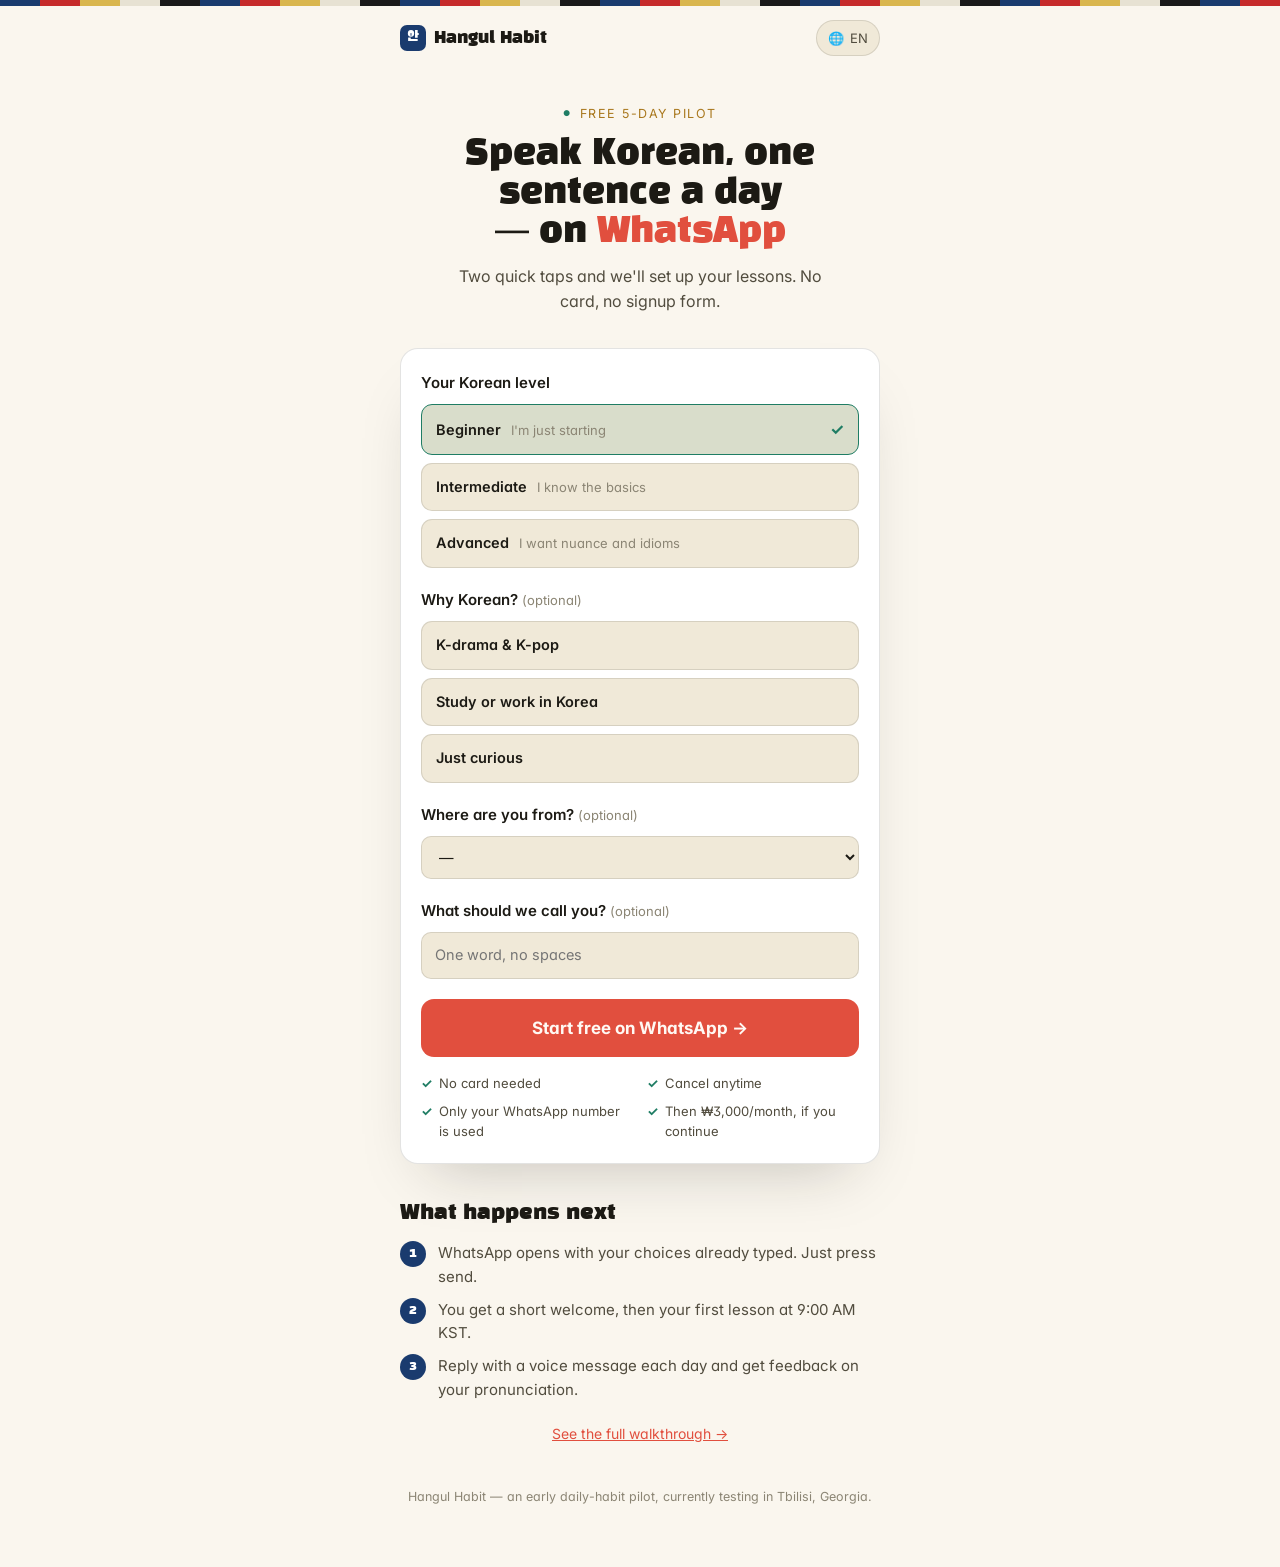
<file: start.html>
<!doctype html>
<html lang="en">
<head>
<meta charset="UTF-8">
<meta name="viewport" content="width=device-width, initial-scale=1">
<meta name="robots" content="noindex, follow">
<link rel="canonical" href="https://hangulhabit.github.io/">
<meta property="og:type" content="website">
<meta property="og:site_name" content="Hangul Habit">
<meta property="og:title" content="Start your free 5-day Korean pilot">
<meta property="og:description" content="One Korean sentence a day on WhatsApp, with feedback on your pronunciation. Free for 5 days, no card.">
<meta property="og:image" content="https://hangulhabit.github.io/og-image.png">
<meta name="twitter:card" content="summary_large_image">
<title>Start Free Pilot</title>
<meta name="description" id="metaDescription" content="One Korean sentence a day on WhatsApp, with feedback on your pronunciation. Free for 5 days, no card.">
<link rel="stylesheet" href="https://fonts.googleapis.com/css2?family=Black+Han+Sans&family=Inter:wght@400;500;600;700;800&family=Noto+Sans+Georgian:wght@400;600;700&display=swap">

<link rel="stylesheet" href="assets/site.css"><style>
  :root {
    --bg: #12172a; --bg-raised: #1a2140; --bg-inset: #0d1120;
    --ink: #f3ede1; --ink-dim: #b9c0d6; --ink-faint: #7c85a3;
    --coral: #ff6b5b; --jade: #2fa88a; --gold: #d4a94a;
    --line: rgba(243, 237, 225, 0.12);
    --shadow: 0 30px 60px -25px rgba(0,0,0,0.6);
  }
  @media (prefers-color-scheme: light) {
    :root:not([data-theme="dark"]) {
      --bg: #faf6ee; --bg-raised: #ffffff; --bg-inset: #f0e9d8;
      --ink: #1c1a14; --ink-dim: #514c3e; --ink-faint: #8b8574;
      --coral: #e14f3e; --jade: #1f7d64; --gold: #a9781e;
      --line: rgba(28, 26, 20, 0.12);
      --shadow: 0 30px 60px -30px rgba(28,26,20,0.25);
    }
  }
  :root[data-theme="light"] {
    --bg: #faf6ee; --bg-raised: #ffffff; --bg-inset: #f0e9d8;
    --ink: #1c1a14; --ink-dim: #514c3e; --ink-faint: #8b8574;
    --coral: #e14f3e; --jade: #1f7d64; --gold: #a9781e;
    --line: rgba(28, 26, 20, 0.12);
    --shadow: 0 30px 60px -30px rgba(28,26,20,0.25);
  }
  * { box-sizing: border-box; }
  body { margin: 0; background: var(--bg); color: var(--ink); font-family: "Inter", "Noto Sans Georgian", system-ui, sans-serif; line-height: 1.55; }
  .kr { font-family: "Black Han Sans", "Inter", sans-serif; }
  a { color: inherit; }
  .wrap { max-width: 520px; margin: 0 auto; padding: 0 20px; }
  .obang-strip { height: 6px; background: repeating-linear-gradient(90deg, #1a3b6e 0 40px, #c62b2b 40px 80px, #d9b64e 80px 120px, #e7e2d3 120px 160px, #1a1a1a 160px 200px); }

  .bar { display: flex; align-items: center; justify-content: space-between; max-width: 520px; margin: 0 auto; padding: 14px 20px; }
  .brand { font-family: "Black Han Sans", sans-serif; font-size: 16px; text-decoration: none; display: flex; align-items: center; gap: 8px; }
  .brand::before { content: "안"; display: inline-flex; align-items: center; justify-content: center; width: 26px; height: 26px; border-radius: 7px; background: #1a3b6e; color: #fff; font-size: 14px; }
  .lang-switch { position: relative; }
  .lang-switch button { display: flex; align-items: center; gap: 6px; background: var(--bg-inset); border: 1px solid var(--line); color: var(--ink-dim); font: inherit; font-size: 13px; padding: 7px 11px; border-radius: 999px; cursor: pointer; }
  .lang-switch .menu { display: none; position: absolute; top: calc(100% + 8px); right: 0; z-index: 20; background: var(--bg-raised); border: 1px solid var(--line); border-radius: 12px; box-shadow: var(--shadow); min-width: 160px; overflow: hidden; padding: 6px; }
  .lang-switch.open .menu { display: block; }
  .lang-switch .menu button { all: unset; box-sizing: border-box; display: flex; width: 100%; align-items: center; gap: 8px; padding: 9px 10px; border-radius: 8px; font-size: 13.5px; color: var(--ink-dim); cursor: pointer; }
  .lang-switch .menu button:hover { background: var(--bg-inset); color: var(--ink); }

  .hero { padding: 28px 0 8px; text-align: center; }
  .eyebrow { display: inline-flex; align-items: center; gap: 8px; font-size: 12.5px; letter-spacing: 0.12em; text-transform: uppercase; color: var(--gold); }
  .eyebrow::before { content: "●"; font-size: 8px; color: var(--jade); }
  h1 { font-family: "Black Han Sans", "Inter", sans-serif; font-weight: 400; font-size: clamp(26px, 7vw, 34px); line-height: 1.15; margin: 12px 0 12px; text-wrap: balance; }
  h1 .accent { color: var(--coral); }
  .sub { color: var(--ink-dim); font-size: 16px; margin: 0 auto; max-width: 40ch; }

  .invite-note { margin: 22px 0 0; padding: 12px 16px; border-radius: 12px; background: color-mix(in srgb, var(--gold) 14%, var(--bg-raised)); border: 1px solid var(--gold); font-size: 14px; text-align: center; }
  .invite-note:not([hidden]) + .picker { margin-top: 14px; }
  .picker { margin-top: 26px; background: var(--bg-raised); border: 1px solid var(--line); border-radius: 18px; padding: 22px 20px; box-shadow: var(--shadow); }
  .picker fieldset { border: none; margin: 0 0 20px; padding: 0; }
  .picker legend { font-weight: 600; font-size: 15px; margin-bottom: 10px; padding: 0; }
  .picker .opt-tag { font-weight: 400; color: var(--ink-faint); font-size: 13px; }
  .chips { display: flex; flex-direction: column; gap: 8px; }
  .chip { position: relative; display: flex; align-items: baseline; gap: 10px; padding: 12px 14px; border-radius: 11px; border: 1px solid var(--line); background: var(--bg-inset); cursor: pointer; }
  .chip input { position: absolute; opacity: 0; pointer-events: none; }
  .chip .name { font-weight: 600; font-size: 14.5px; flex-shrink: 0; }
  .chip .desc { font-size: 13px; color: var(--ink-faint); }
  .chip:has(input:checked) { border-color: var(--jade); background: color-mix(in srgb, var(--jade) 11%, var(--bg-inset)); }
  .chip:has(input:checked)::after { content: "✓"; margin-left: auto; color: var(--jade); font-weight: 700; }
  .chip:has(input:focus-visible) { outline: 2px solid var(--coral); outline-offset: 2px; }

  .text-input, .select-input {
    width: 100%; padding: 11px 13px; border-radius: 10px; border: 1px solid var(--line);
    background: var(--bg-inset); color: var(--ink); font: inherit; font-size: 14.5px;
  }
  .text-input:focus, .select-input:focus { outline: 2px solid var(--coral); outline-offset: 1px; }
  .cta { display: flex; align-items: center; justify-content: center; width: 100%; background: var(--coral); color: #fff9f4; font-weight: 700; font-size: 17px; text-decoration: none; padding: 16px 20px; border-radius: 13px; }
  .cta:hover { filter: brightness(1.06); }
  .cta:focus-visible { outline: 2px solid var(--ink); outline-offset: 3px; }

  .trust { list-style: none; padding: 0; margin: 16px 0 0; display: grid; grid-template-columns: 1fr 1fr; gap: 8px 14px; font-size: 13px; color: var(--ink-dim); }
  .trust li { display: flex; gap: 7px; align-items: baseline; }
  .trust .tick { color: var(--jade); font-weight: 700; }
  @media (max-width: 380px) { .trust { grid-template-columns: 1fr; } }

  .what { margin-top: 34px; }
  .what h2 { font-family: "Black Han Sans", sans-serif; font-weight: 400; font-size: 20px; margin: 0 0 12px; }
  .what ol { list-style: none; counter-reset: s; padding: 0; margin: 0; display: flex; flex-direction: column; gap: 10px; }
  .what li { counter-increment: s; display: flex; gap: 12px; align-items: flex-start; font-size: 15px; color: var(--ink-dim); }
  .what li::before { content: counter(s); flex-shrink: 0; width: 26px; height: 26px; border-radius: 50%; background: #1a3b6e; color: #fff; font-family: "Black Han Sans", sans-serif; font-size: 13px; display: flex; align-items: center; justify-content: center; }
  .more { margin: 22px 0 0; font-size: 14px; text-align: center; }
  .more a { color: var(--coral); text-decoration: underline; }
  footer { padding: 30px 0 48px; text-align: center; color: var(--ink-faint); font-size: 12.5px; }
</style>
</head>
<body>
<div class="obang-strip" aria-hidden="true"></div>
<div class="bar">
  <a class="brand" href="index.html">Hangul Habit</a>
  <div id="langSwitchMount"></div>
</div>

<main class="wrap">
  <div class="hero">
    <span class="eyebrow" id="i18nEyebrow">Free 5-day pilot</span>
    <h1 id="i18nH1">Speak Korean, one sentence a day — on <span class="accent">WhatsApp</span></h1>
    <p class="sub" id="i18nSub">Two quick taps and we'll set up your lessons. No card, no signup form.</p>
  </div>

  <p class="invite-note" id="inviteNote" hidden><span id="i18nInvite">A friend invited you! You'll both get bonus XP after your first voice message.</span></p>

  <form class="picker" id="picker" onsubmit="return false;">
    <fieldset>
      <legend id="i18nQ1">Your Korean level</legend>
      <div class="chips">
        <label class="chip"><input type="radio" name="level" value="beginner" checked><span class="name" id="i18nLvl1">Beginner</span><span class="desc" id="i18nLvl1D">I'm just starting</span></label>
        <label class="chip"><input type="radio" name="level" value="intermediate"><span class="name" id="i18nLvl2">Intermediate</span><span class="desc" id="i18nLvl2D">I know the basics</span></label>
        <label class="chip"><input type="radio" name="level" value="advanced"><span class="name" id="i18nLvl3">Advanced</span><span class="desc" id="i18nLvl3D">I want nuance and idioms</span></label>
      </div>
    </fieldset>
    <fieldset>
      <legend><span id="i18nQ2">Why Korean?</span> <span class="opt-tag" id="i18nOpt">(optional)</span></legend>
      <div class="chips">
        <label class="chip"><input type="radio" name="goal" value="kdrama"><span class="name" id="i18nGoal1">K-drama &amp; K-pop</span></label>
        <label class="chip"><input type="radio" name="goal" value="korea"><span class="name" id="i18nGoal2">Study or work in Korea</span></label>
        <label class="chip"><input type="radio" name="goal" value="curious"><span class="name" id="i18nGoal3">Just curious</span></label>
      </div>
    </fieldset>
    <fieldset>
      <legend><span id="i18nQ3">Where are you from?</span> <span class="opt-tag" id="i18nOpt2">(optional)</span></legend>
      <select id="nationSelect" class="select-input">
        <option value="">—</option>
        <option value="US">🇺🇸 United States</option>
        <option value="GB">🇬🇧 United Kingdom</option>
        <option value="CA">🇨🇦 Canada</option>
        <option value="AU">🇦🇺 Australia</option>
        <option value="JP">🇯🇵 Japan</option>
        <option value="GE">🇬🇪 Georgia</option>
        <option value="CN">🇨🇳 China</option>
        <option value="TW">🇹🇼 Taiwan</option>
        <option value="PH">🇵🇭 Philippines</option>
        <option value="VN">🇻🇳 Vietnam</option>
        <option value="ID">🇮🇩 Indonesia</option>
        <option value="IN">🇮🇳 India</option>
        <option value="OT">🌐 Other</option>
      </select>
    </fieldset>
    <fieldset>
      <legend><span id="i18nQ4">What should we call you?</span> <span class="opt-tag" id="i18nOpt3">(optional)</span></legend>
      <input type="text" id="nicknameInput" class="text-input" maxlength="20" placeholder="One word, no spaces">
    </fieldset>
    <a class="cta" id="waCta" href="#" target="_blank" rel="noopener"><span id="i18nCta">Start free on WhatsApp →</span></a>
    <ul class="trust">
      <li><span class="tick">✓</span><span id="i18nTrust1">No card needed</span></li>
      <li><span class="tick">✓</span><span id="i18nTrust2">Cancel anytime</span></li>
      <li><span class="tick">✓</span><span id="i18nTrust3">Only your WhatsApp number is used</span></li>
      <li><span class="tick">✓</span><span id="i18nTrust4">Then ₩3,000/month, if you continue</span></li>
    </ul>
  </form>

  <section class="what">
    <h2 id="i18nWhatH2">What happens next</h2>
    <ol>
      <li id="i18nWhat1">WhatsApp opens with your choices already typed. Just press send.</li>
      <li id="i18nWhat2">You get a short welcome, then your first lesson at 9:00 AM KST.</li>
      <li id="i18nWhat3">Reply with a voice message each day and get feedback on your pronunciation.</li>
    </ol>
  </section>
  <p class="more"><a href="index.html" id="i18nMore">See the full walkthrough →</a></p>
</main>

<footer>
  <p id="i18nFooter">Hangul Habit — an early daily-habit pilot, currently testing in Tbilisi, Georgia.</p>
</footer>

<script>
  (function () {
    var NUMBER = "821047848412";
    var REF_PATTERN = /^[A-Za-z0-9_-]{1,40}$/;

    function cleanRef(value) {
      if (!value) return null;
      var cleaned = String(value).replace(/[^A-Za-z0-9_-]/g, "_").slice(0, 40);
      return REF_PATTERN.test(cleaned) ? cleaned : null;
    }
    function readRef() {
      var q = new URLSearchParams(window.location.search);
      var fromParams = cleanRef(q.get("ref")) || cleanRef(q.get("code")) ||
        cleanRef([q.get("utm_source"), q.get("utm_campaign")].filter(Boolean).join("_"));
      return fromParams || "start";
    }
    var ref = readRef();
    if (/^HH-[A-Za-z0-9]{5}$/i.test(ref)) document.getElementById("inviteNote").hidden = false;

    function buildMessage() {
      var level = document.querySelector('input[name="level"]:checked').value;
      var goalEl = document.querySelector('input[name="goal"]:checked');
      var nation = document.getElementById("nationSelect").value;
      var nickname = document.getElementById("nicknameInput").value.trim().replace(/\s+/g, "").slice(0, 20);
      var text = "Hi! I'd like to join the Hangul Habit 5-day pilot. Level: " + level + ".";
      if (nation) text += " Nation: " + nation + ".";
      if (nickname) text += " Name: " + nickname + ".";
      if (goalEl) text += " Goal: " + goalEl.value + ".";
      return text + " Ref: " + ref;
    }
    function refresh() {
      document.getElementById("waCta").href = "https://wa.me/" + NUMBER + "?text=" + encodeURIComponent(buildMessage());
    }
    document.getElementById("picker").addEventListener("change", refresh);
    document.getElementById("nicknameInput").addEventListener("input", refresh);
    refresh();
  })();
</script>
<script>
  window.PAGE_TRANSLATIONS = {
    en: {
      metaDescription: "One Korean sentence a day on WhatsApp, with feedback on your pronunciation. Free for 5 days, no card.",
      i18nEyebrow: "Free 5-day pilot",
      i18nH1: 'Speak Korean, one sentence a day — on <span class="accent">WhatsApp</span>',
      i18nSub: "Two quick taps and we'll set up your lessons. No card, no signup form.",
      i18nQ1: "Your Korean level", i18nLvl1: "Beginner", i18nLvl1D: "I'm just starting", i18nLvl2: "Intermediate", i18nLvl2D: "I know the basics", i18nLvl3: "Advanced", i18nLvl3D: "I want nuance and idioms",
      i18nQ2: "Why Korean?", i18nOpt: "(optional)", i18nGoal1: "K-drama &amp; K-pop", i18nGoal2: "Study or work in Korea", i18nGoal3: "Just curious",
      i18nQ3: "Where are you from?", i18nOpt2: "(optional)",
      i18nQ4: "What should we call you?", i18nOpt3: "(optional)",
      i18nCta: "Start free on WhatsApp →",
      i18nTrust1: "No card needed", i18nTrust2: "Cancel anytime", i18nTrust3: "Only your WhatsApp number is used", i18nTrust4: "Then ₩3,000/month, if you continue",
      i18nWhatH2: "What happens next",
      i18nWhat1: "WhatsApp opens with your choices already typed. Just press send.",
      i18nWhat2: "You get a short welcome, then your first lesson at 9:00 AM KST.",
      i18nWhat3: "Reply with a voice message each day and get feedback on your pronunciation.",
      i18nMore: "See the full walkthrough →",
      i18nInvite: "A friend invited you! You'll both get bonus XP after your first voice message.",
      i18nFooter: "Hangul Habit — an early daily-habit pilot, currently testing in Tbilisi, Georgia.",
    },
    ja: {
      metaDescription: "WhatsAppで毎日1文の韓国語。発音へのフィードバック付き。5日間無料、カード不要。",
      i18nEyebrow: "5日間無料パイロット",
      i18nH1: '1日1文、<span class="accent">WhatsApp</span>で韓国語を話そう',
      i18nSub: "2回タップするだけで、レッスンを設定します。カードも登録フォームも不要です。",
      i18nQ1: "韓国語のレベル", i18nLvl1: "初級", i18nLvl1D: "これから始めます", i18nLvl2: "中級", i18nLvl2D: "基本は分かります", i18nLvl3: "上級", i18nLvl3D: "ニュアンスや慣用句を学びたい",
      i18nQ2: "韓国語を学ぶ理由は?", i18nOpt: "(任意)", i18nGoal1: "K-ドラマ・K-POP", i18nGoal2: "韓国での留学・仕事", i18nGoal3: "なんとなく興味がある",
      i18nQ3: "どちらの国からですか?", i18nOpt2: "(任意)",
      i18nQ4: "呼び方を教えてください", i18nOpt3: "(任意)",
      i18nCta: "WhatsAppで無料で始める →",
      i18nTrust1: "カード不要", i18nTrust2: "いつでもキャンセル", i18nTrust3: "使うのはWhatsAppの番号だけ", i18nTrust4: "続ける場合は月額₩3,000",
      i18nWhatH2: "このあとの流れ",
      i18nWhat1: "選んだ内容が入力された状態でWhatsAppが開きます。送信を押すだけです。",
      i18nWhat2: "短いウェルカムメッセージのあと、韓国時間の午前9:00に最初のレッスンが届きます。",
      i18nWhat3: "毎日ボイスメッセージで返信すると、発音へのフィードバックがもらえます。",
      i18nMore: "詳しい流れを見る →",
      i18nInvite: "友だちから招待されました!最初のボイスメッセージを送ると、2人ともボーナスXPがもらえます。",
      i18nFooter: "Hangul Habit — ジョージア・トビリシで試験中の、小さな毎日習慣パイロットです。",
    },
    ka: {
      metaDescription: "დღეში ერთი კორეული წინადადება WhatsApp-ში, გამოთქმის შეფასებით. 5 დღე უფასოდ, ბარათის გარეშე.",
      i18nEyebrow: "უფასო 5-დღიანი პილოტი",
      i18nH1: 'ისაუბრეთ კორეულად, დღეში ერთი წინადადება — <span class="accent">WhatsApp</span>-ში',
      i18nSub: "ორი შეხება და გაკვეთილებს მოგიწყობთ. ბარათი და რეგისტრაციის ფორმა საჭირო არ არის.",
      i18nQ1: "თქვენი კორეულის დონე", i18nLvl1: "დამწყები", i18nLvl1D: "ახლა ვიწყებ", i18nLvl2: "საშუალო", i18nLvl2D: "საფუძვლები ვიცი", i18nLvl3: "მაღალი", i18nLvl3D: "ნიუანსები და იდიომები მინდა",
      i18nQ2: "რატომ კორეული?", i18nOpt: "(არასავალდებულო)", i18nGoal1: "K-დრამა და K-pop", i18nGoal2: "სწავლა ან მუშაობა კორეაში", i18nGoal3: "უბრალოდ მაინტერესებს",
      i18nQ3: "საიდან ხართ?", i18nOpt2: "(არასავალდებულო)",
      i18nQ4: "როგორ დაგიძახოთ?", i18nOpt3: "(არასავალდებულო)",
      i18nCta: "დაიწყეთ უფასოდ WhatsApp-ში →",
      i18nTrust1: "ბარათი საჭირო არ არის", i18nTrust2: "გაუქმება ნებისმიერ დროს", i18nTrust3: "გამოიყენება მხოლოდ თქვენი WhatsApp ნომერი", i18nTrust4: "გაგრძელების შემთხვევაში ₩3,000 თვეში",
      i18nWhatH2: "რა მოხდება შემდეგ",
      i18nWhat1: "WhatsApp გაიხსნება უკვე შევსებული არჩევანით. უბრალოდ გააგზავნეთ.",
      i18nWhat2: "მიიღებთ მოკლე მისალმებას, შემდეგ კი პირველ გაკვეთილს კორეის დროით 9:00 საათზე.",
      i18nWhat3: "ყოველდღე უპასუხეთ ხმოვანი შეტყობინებით და მიიღეთ შეფასება გამოთქმაზე.",
      i18nMore: "იხილეთ სრული აღწერა →",
      i18nInvite: "მეგობარმა მოგიწვიათ! პირველი ხმოვანი შეტყობინების შემდეგ ორივე მიიღებთ ბონუს XP-ს.",
      i18nFooter: "Hangul Habit — ყოველდღიური ჩვევის ადრეული პილოტი, ამჟამად თბილისში ტესტირდება.",
    },
    zh: {
      metaDescription: "每天在WhatsApp学一句韩语,并获得发音反馈。免费5天,无需信用卡。",
      i18nEyebrow: "免费5天试点",
      i18nH1: '每天一句,在<span class="accent">WhatsApp</span>里开口说韩语',
      i18nSub: "点两下,我们就为你安排好课程。无需信用卡,也无需填写注册表。",
      i18nQ1: "你的韩语水平", i18nLvl1: "初级", i18nLvl1D: "刚刚开始", i18nLvl2: "中级", i18nLvl2D: "掌握基础", i18nLvl3: "高级", i18nLvl3D: "想学语感和惯用语",
      i18nQ2: "为什么学韩语?", i18nOpt: "(可选)", i18nGoal1: "韩剧和K-pop", i18nGoal2: "去韩国学习或工作", i18nGoal3: "只是好奇",
      i18nQ3: "你来自哪里?", i18nOpt2: "(可选)",
      i18nQ4: "怎么称呼你?", i18nOpt3: "(可选)",
      i18nCta: "在WhatsApp免费开始 →",
      i18nTrust1: "无需信用卡", i18nTrust2: "随时取消", i18nTrust3: "只使用你的WhatsApp号码", i18nTrust4: "继续使用每月₩3,000",
      i18nWhatH2: "接下来会发生什么",
      i18nWhat1: "WhatsApp会打开,并已填好你的选择。直接点发送即可。",
      i18nWhat2: "你会先收到一条简短的欢迎消息,然后在韩国时间上午9:00收到第一课。",
      i18nWhat3: "每天用语音消息回复,即可获得发音反馈。",
      i18nMore: "查看完整流程 →",
      i18nInvite: "朋友邀请了你!你发送第一条语音消息后,你们双方都能获得额外 XP。",
      i18nFooter: "Hangul Habit — 一个早期的每日习惯试点,目前正在格鲁吉亚第比利斯测试。",
    },
  };
</script>
<script src="lang-switch.js"></script>
<script src="assets/site.js"></script>
</body>
</html>
</file>
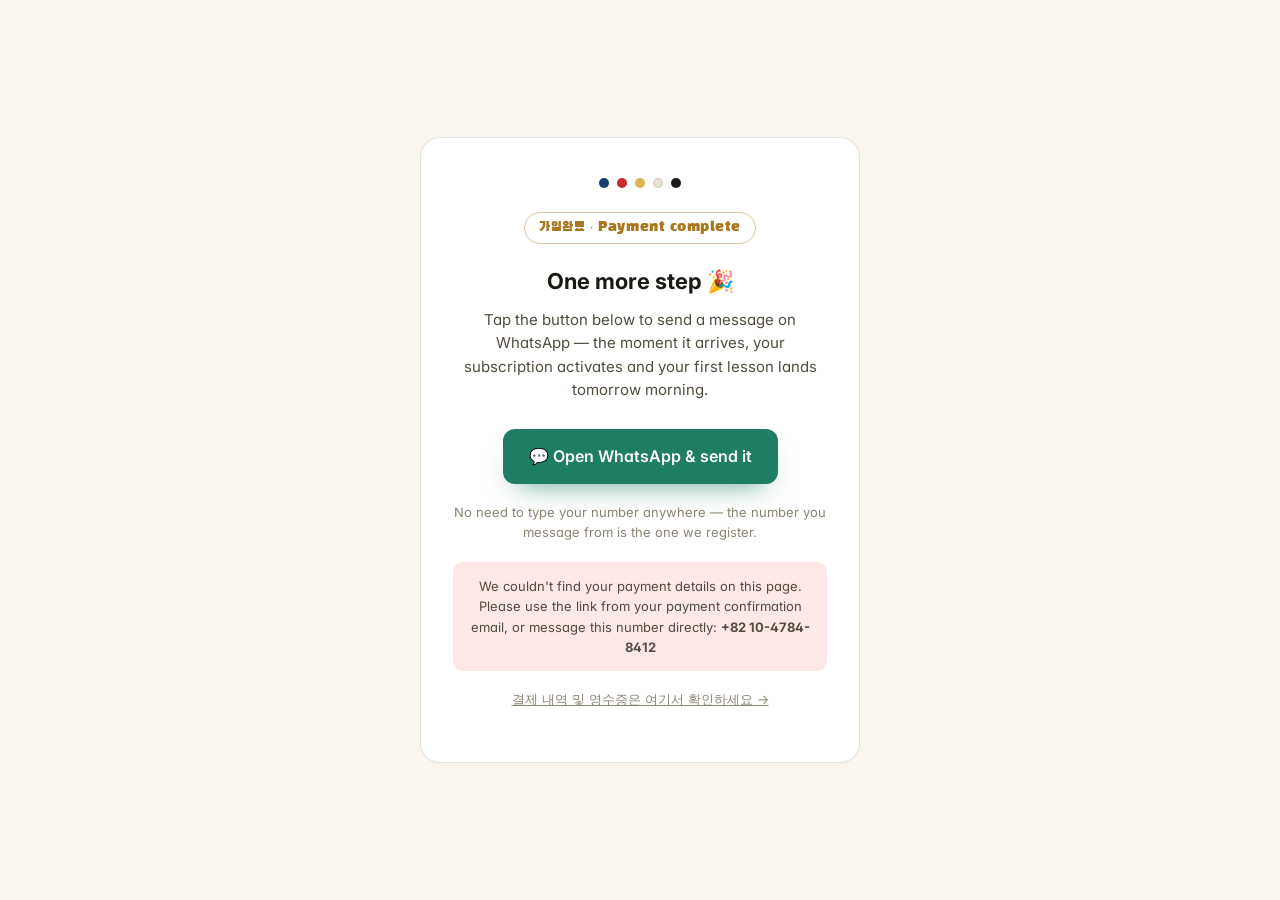
<file: success.html>
<!doctype html>
<meta charset="UTF-8">
<meta name="viewport" content="width=device-width, initial-scale=1">
<link rel="canonical" href="https://hangulhabit.github.io/success.html">
<meta name="robots" content="noindex">
<meta property="og:type" content="website">
<meta property="og:site_name" content="Hangul Habit">
<meta property="og:title" content="Hangul Habit — Payment Complete">
<meta property="og:description" content="Payment complete — activate your Hangul Habit subscription on WhatsApp.">
<meta property="og:url" content="https://hangulhabit.github.io/success.html">
<meta property="og:image" content="https://hangulhabit.github.io/og-image.png">
<meta property="og:image:width" content="1200">
<meta property="og:image:height" content="630">
<meta name="twitter:card" content="summary_large_image">
<meta name="twitter:title" content="Hangul Habit — Payment Complete">
<meta name="twitter:description" content="Payment complete — activate your Hangul Habit subscription on WhatsApp.">
<meta name="twitter:image" content="https://hangulhabit.github.io/og-image.png">
<title>Hangul Habit — Payment Complete</title>
<link rel="stylesheet" href="https://fonts.googleapis.com/css2?family=Black+Han+Sans&family=Inter:wght@400;500;600;700;800&display=swap">

<link rel="stylesheet" href="assets/site.css"><style>
  :root {
    --bg: #12172a; --bg-raised: #1a2140; --ink: #f3ede1; --ink-dim: #b9c0d6;
    --ink-faint: #7c85a3; --coral: #ff6b5b; --jade: #2fa88a; --gold: #d4a94a;
    --line: rgba(243,237,225,0.12);
  }
  @media (prefers-color-scheme: light) {
    :root:not([data-theme="light"]) {
      --bg: #faf6ee; --bg-raised: #ffffff; --ink: #1c1a14; --ink-dim: #514c3e;
      --ink-faint: #8b8574; --coral: #e14f3e; --jade: #1f7d64; --gold: #a9781e;
      --line: rgba(28,26,20,0.12);
    }
  }
  :root[data-theme="dark"] {
    --bg: #12172a; --bg-raised: #1a2140; --ink: #f3ede1; --ink-dim: #b9c0d6;
    --ink-faint: #7c85a3; --coral: #ff6b5b; --jade: #2fa88a; --gold: #d4a94a;
    --line: rgba(243,237,225,0.12);
  }
  * { box-sizing: border-box; }
  body {
    margin: 0; min-height: 100vh; background: var(--bg); color: var(--ink);
    font-family: "Inter", system-ui, sans-serif; line-height: 1.55;
    display: flex; align-items: center; justify-content: center; padding: 24px;
  }
  .card {
    max-width: 440px; width: 100%; text-align: center;
    background: var(--bg-raised); border: 1px solid var(--line);
    border-radius: 20px; padding: 40px 32px;
  }
  .kr { font-family: "Black Han Sans", sans-serif; }
  .eyebrow-kr {
    display: inline-block; font-family: "Black Han Sans", sans-serif;
    font-size: 13px; letter-spacing: 0.04em; color: var(--gold);
    border: 1px solid color-mix(in srgb, var(--gold) 45%, transparent);
    padding: 5px 14px; border-radius: 999px; margin-bottom: 20px;
  }
  .obang-dots { display: flex; justify-content: center; gap: 8px; margin-bottom: 24px; }
  .obang-dots span { width: 10px; height: 10px; border-radius: 50%; }
  .obang-dots span:nth-child(1) { background: #1a3b6e; }
  .obang-dots span:nth-child(2) { background: #c62b2b; }
  .obang-dots span:nth-child(3) { background: #d9b64e; }
  .obang-dots span:nth-child(4) { background: #e7e2d3; border: 1px solid var(--line); }
  .obang-dots span:nth-child(5) { background: #1a1a1a; }
  h1 { font-size: 22px; margin: 0 0 10px; }
  p.lede { color: var(--ink-dim); font-size: 15px; margin: 0 0 28px; }
  .wa-btn {
    display: inline-flex; align-items: center; gap: 10px;
    background: var(--jade); color: #fff; font-weight: 600; font-size: 16px;
    padding: 15px 26px; border-radius: 12px; text-decoration: none;
    box-shadow: 0 14px 28px -14px color-mix(in srgb, var(--jade) 70%, transparent);
  }
  .wa-btn:hover { filter: brightness(1.05); }
  .fine { margin-top: 18px; font-size: 13px; color: var(--ink-faint); }
  .fallback {
    margin-top: 20px; padding: 14px 16px; border-radius: 10px;
    background: color-mix(in srgb, var(--coral) 12%, transparent);
    color: var(--ink-dim); font-size: 13px; display: none;
  }
  .fallback.show { display: block; }
</style>

<div class="card">
  <div class="obang-dots" aria-hidden="true"><span></span><span></span><span></span><span></span><span></span></div>
  <span class="eyebrow-kr">가입완료 · Payment complete</span>
  <h1>One more step 🎉</h1>
  <p class="lede">Tap the button below to send a message on WhatsApp — the moment it arrives,
    your subscription activates and your first lesson lands tomorrow morning.</p>

  <a id="waBtn" class="wa-btn" href="#" target="_blank" rel="noopener">
    💬 Open WhatsApp & send it
  </a>

  <p class="fine">No need to type your number anywhere — the number you message from is the one we register.</p>
  <p id="fallback" class="fallback">
    We couldn't find your payment details on this page. Please use the link from your
    payment confirmation email, or message this number directly:
    <strong id="fallbackNumber"></strong>
  </p>
  <p class="fine"><a href="billing.html" style="color:inherit;">결제 내역 및 영수증은 여기서 확인하세요 →</a></p>
</div>

<script>
  // TODO: 실제 왓츠앱 비즈니스 번호로 교체 (지금은 랜딩페이지와 동일한 번호를 임시로 사용)
  const BUSINESS_NUMBER = "821047848412";

  const params = new URLSearchParams(location.search);
  // Paddle의 successUrl 리다이렉트는 _ptxn, Gumroad는 sale_id로 거래 ID를 붙여줌
  const orderId = params.get("_ptxn") || params.get("sale_id") || params.get("order_id") || params.get("order") || "";
  const email = params.get("email") || "";

  const fallback = document.getElementById("fallback");
  const fallbackNumber = document.getElementById("fallbackNumber");
  fallbackNumber.textContent = "+" + BUSINESS_NUMBER.replace(/(\d{2})(\d{2})(\d{4})(\d{4})/, "$1 $2-$3-$4");

  if (!orderId && !email) {
    fallback.classList.add("show");
  }

  // order_id를 메시지 본문에 넣어야 웹훅에서 결제 기록과 매칭 가능 — 없으면 이메일로 대체
  const refText = orderId
    ? `Hi! I just subscribed to Hangul Habit. Order: ${orderId}`
    : email
      ? `Hi! I just subscribed to Hangul Habit. Email: ${email}`
      : "Hi! I just subscribed to Hangul Habit.";

  document.getElementById("waBtn").href =
    `https://wa.me/${BUSINESS_NUMBER}?text=${encodeURIComponent(refText)}`;
</script>
<script src="assets/site.js"></script>
</file>
<file: assets/site.css>
/*
  Hangul Habit — shared design tokens & components.
  Loaded on every page after the Google Fonts <link>. Pages keep only their own
  unique layout CSS (hero, pricing cards, forms, etc.) in an inline <style> block;
  this file owns everything that used to be copy-pasted across pages: color
  tokens, type, nav, footer, buttons, focus states and the reveal-on-scroll utility.

  Palette and structure are unchanged from the original build (dark navy "ink",
  coral CTA, jade for growth/success, gold for highlights, five-color obangsaek
  strip) — this pass refines craft (shadows, radii, spacing, focus, motion), not identity.
*/

:root {
  --bg: #12172a;
  --bg-raised: #1a2140;
  --bg-inset: #0d1120;
  --ink: #f5efe3;
  --ink-dim: #b9c0d6;
  --ink-faint: #7c85a3;
  --coral: #ff6b5b;
  --coral-dim: #c94c3f;
  --jade: #2fa88a;
  --jade-dim: #1f7d64;
  --gold: #d4a94a;
  --line: rgba(243, 237, 225, 0.12);
  --line-strong: rgba(243, 237, 225, 0.2);
  --bubble-in: #232a4d;
  --bubble-out: #1f6f5c;

  --radius-sm: 10px;
  --radius-md: 14px;
  --radius-lg: 18px;
  --radius-xl: 24px;
  --radius-pill: 999px;

  --space-1: 4px;  --space-2: 8px;  --space-3: 12px; --space-4: 16px;
  --space-5: 24px; --space-6: 32px; --space-7: 48px; --space-8: 64px; --space-9: 96px;

  --shadow-sm: 0 8px 20px -12px rgba(0, 0, 0, 0.45);
  --shadow-md: 0 20px 40px -20px rgba(0, 0, 0, 0.55);
  --shadow-lg: 0 30px 60px -25px rgba(0, 0, 0, 0.6);
  --shadow: var(--shadow-lg); /* legacy alias used by existing per-page CSS */

  --ease: cubic-bezier(0.16, 1, 0.3, 1);
  --duration: 220ms;
}

@media (prefers-color-scheme: light) {
  :root:not([data-theme="dark"]) {
    --bg: #faf6ee;
    --bg-raised: #ffffff;
    --bg-inset: #f0e9d8;
    --ink: #1c1a14;
    --ink-dim: #514c3e;
    --ink-faint: #8b8574;
    --coral: #e14f3e;
    --coral-dim: #c23c2d;
    --jade: #1f7d64;
    --jade-dim: #17624f;
    --gold: #a9781e;
    --line: rgba(28, 26, 20, 0.12);
    --line-strong: rgba(28, 26, 20, 0.2);
    --bubble-in: #eef0f8;
    --bubble-out: #e3f3ee;
    --shadow-sm: 0 8px 20px -14px rgba(28, 26, 20, 0.2);
    --shadow-md: 0 20px 40px -22px rgba(28, 26, 20, 0.22);
    --shadow-lg: 0 30px 60px -30px rgba(28, 26, 20, 0.25);
  }
}
:root[data-theme="light"] {
  --bg: #faf6ee; --bg-raised: #ffffff; --bg-inset: #f0e9d8;
  --ink: #1c1a14; --ink-dim: #514c3e; --ink-faint: #8b8574;
  --coral: #e14f3e; --coral-dim: #c23c2d; --jade: #1f7d64; --jade-dim: #17624f; --gold: #a9781e;
  --line: rgba(28, 26, 20, 0.12); --line-strong: rgba(28, 26, 20, 0.2);
  --bubble-in: #eef0f8; --bubble-out: #e3f3ee;
  --shadow-sm: 0 8px 20px -14px rgba(28, 26, 20, 0.2);
  --shadow-md: 0 20px 40px -22px rgba(28, 26, 20, 0.22);
  --shadow-lg: 0 30px 60px -30px rgba(28, 26, 20, 0.25);
}

* { box-sizing: border-box; }
html { scroll-behavior: smooth; }
body {
  margin: 0;
  background: var(--bg);
  color: var(--ink);
  font-family: "Inter", "Noto Sans Georgian", system-ui, sans-serif;
  font-feature-settings: "cv11", "ss01";
  line-height: 1.6;
  -webkit-font-smoothing: antialiased;
}
a { color: inherit; }
h1, h2, h3 { text-wrap: balance; }
.kr { font-family: "Black Han Sans", "Inter", sans-serif; }
.num, .tabular { font-variant-numeric: tabular-nums; }
.wrap { max-width: 900px; margin: 0 auto; padding: 0 24px; }

:focus-visible {
  outline: 2px solid var(--gold);
  outline-offset: 2px;
  border-radius: 4px;
}

@media (prefers-reduced-motion: reduce) {
  html { scroll-behavior: auto; }
  *, *::before, *::after { animation-duration: 0.001ms !important; animation-iteration-count: 1 !important; transition-duration: 0.001ms !important; scroll-behavior: auto !important; }
}

/* ---------- obangsaek strip (five-color signature accent) ---------- */
.obang-strip {
  height: 6px;
  background: repeating-linear-gradient(90deg, #1a3b6e 0 40px, #c62b2b 40px 80px, #d9b64e 80px 120px, #e7e2d3 120px 160px, #1a1a1a 160px 200px);
}

/* ---------- top nav ---------- */
nav.topnav {
  position: sticky;
  top: 0;
  z-index: 40;
  display: flex;
  align-items: center;
  justify-content: space-between;
  flex-wrap: wrap;
  row-gap: 8px;
  max-width: var(--nav-width, 900px);
  margin: 0 auto;
  padding: 18px 24px;
  background: color-mix(in srgb, var(--bg) 92%, transparent);
  transition: box-shadow var(--duration) var(--ease), border-color var(--duration) var(--ease), background var(--duration) var(--ease);
  border-bottom: 1px solid transparent;
}
nav.topnav.is-scrolled {
  backdrop-filter: blur(10px);
  -webkit-backdrop-filter: blur(10px);
  border-bottom-color: var(--line);
  box-shadow: var(--shadow-sm);
}
nav.topnav .brand { font-family: "Black Han Sans", sans-serif; font-size: 16px; color: var(--ink); text-decoration: none; display: flex; align-items: center; gap: 8px; }
nav.topnav .brand::before { content: "안"; display: inline-flex; align-items: center; justify-content: center; width: 26px; height: 26px; border-radius: 7px; background: #1a3b6e; color: #fff; font-size: 14px; flex-shrink: 0; }
nav.topnav .links { display: flex; align-items: center; gap: 24px; font-size: 14px; flex-wrap: wrap; justify-content: flex-end; row-gap: 8px; }
nav.topnav .links a { text-decoration: none; color: var(--ink-dim); transition: color var(--duration) var(--ease); }
nav.topnav .links a:hover, nav.topnav .links a[aria-current="page"] { color: var(--coral); }

.lang-switch { position: relative; }
.lang-switch button {
  display: flex; align-items: center; gap: 6px;
  background: var(--bg-inset); border: 1px solid var(--line); color: var(--ink-dim);
  font: inherit; font-size: 13px; padding: 7px 11px; border-radius: var(--radius-pill);
  cursor: pointer; transition: color var(--duration) var(--ease), border-color var(--duration) var(--ease);
}
.lang-switch button:hover { color: var(--ink); border-color: var(--line-strong); }
.lang-switch .menu {
  display: none; position: absolute; top: calc(100% + 8px); right: 0; z-index: 20;
  background: var(--bg-raised); border: 1px solid var(--line); border-radius: var(--radius-md);
  box-shadow: var(--shadow-md); min-width: 160px; overflow: hidden; padding: 6px;
}
.lang-switch.open .menu { display: block; }
.lang-switch .menu button { all: unset; box-sizing: border-box; display: flex; width: 100%; align-items: center; gap: 8px; padding: 9px 10px; border-radius: 8px; font-size: 13.5px; color: var(--ink-dim); cursor: pointer; }
.lang-switch .menu button:hover { background: var(--bg-inset); color: var(--ink); }

/* ---------- buttons ---------- */
.btn, .primary, .ghost, .danger {
  font: inherit; font-weight: 600; font-size: 14.5px; cursor: pointer;
  border: none; border-radius: var(--radius-md); min-height: 44px;
  padding: 12px 20px; text-decoration: none; display: inline-flex; align-items: center;
  justify-content: center; gap: 8px; transition: transform var(--duration) var(--ease), box-shadow var(--duration) var(--ease), background var(--duration) var(--ease), color var(--duration) var(--ease);
}
.btn.primary, .primary { background: var(--coral); color: #fff9f4; box-shadow: 0 14px 28px -16px color-mix(in srgb, var(--coral) 70%, transparent); }
.btn.primary:hover, .primary:hover { transform: translateY(-1px); box-shadow: 0 18px 32px -14px color-mix(in srgb, var(--coral) 75%, transparent); }
.btn.ghost, .ghost { background: var(--bg-inset); color: var(--ink-dim); border: 1px solid var(--line); }
.btn.ghost:hover, .ghost:hover { color: var(--ink); border-color: var(--line-strong); }
.btn.danger, .danger { background: transparent; color: var(--coral); border: 1px solid var(--coral); }
.btn:active, button.primary:active, button.ghost:active { transform: translateY(0); }

/* ---------- generic card surface (page-specific cards extend this) ---------- */
.surface-card {
  background: var(--bg-raised); border: 1px solid var(--line); border-radius: var(--radius-lg);
  box-shadow: var(--shadow-md); transition: transform var(--duration) var(--ease), box-shadow var(--duration) var(--ease);
}
.surface-card.hover-lift:hover { transform: translateY(-3px); box-shadow: var(--shadow-lg); }

/* ---------- reveal-on-scroll utility (paired with site.js) ---------- */
.reveal { opacity: 0; transform: translateY(16px); transition: opacity 0.6s var(--ease), transform 0.6s var(--ease); }
.reveal.is-visible { opacity: 1; transform: none; }
@media (prefers-reduced-motion: reduce) { .reveal { opacity: 1; transform: none; transition: none; } }

/* ---------- footer ---------- */
footer { padding: var(--space-7) 0 var(--space-8); text-align: center; color: var(--ink-faint); font-size: 13px; }
footer .kr { font-size: 15px; color: var(--ink-dim); margin-bottom: 6px; }
footer a { text-decoration: underline; text-underline-offset: 2px; }

/* ---------- misc shared bits ---------- */
.eyebrow { display: inline-flex; align-items: center; gap: 8px; font-size: 13px; letter-spacing: 0.1em; text-transform: uppercase; color: var(--gold); }
.eyebrow::before { content: "●"; font-size: 8px; color: var(--jade); }
</file>
